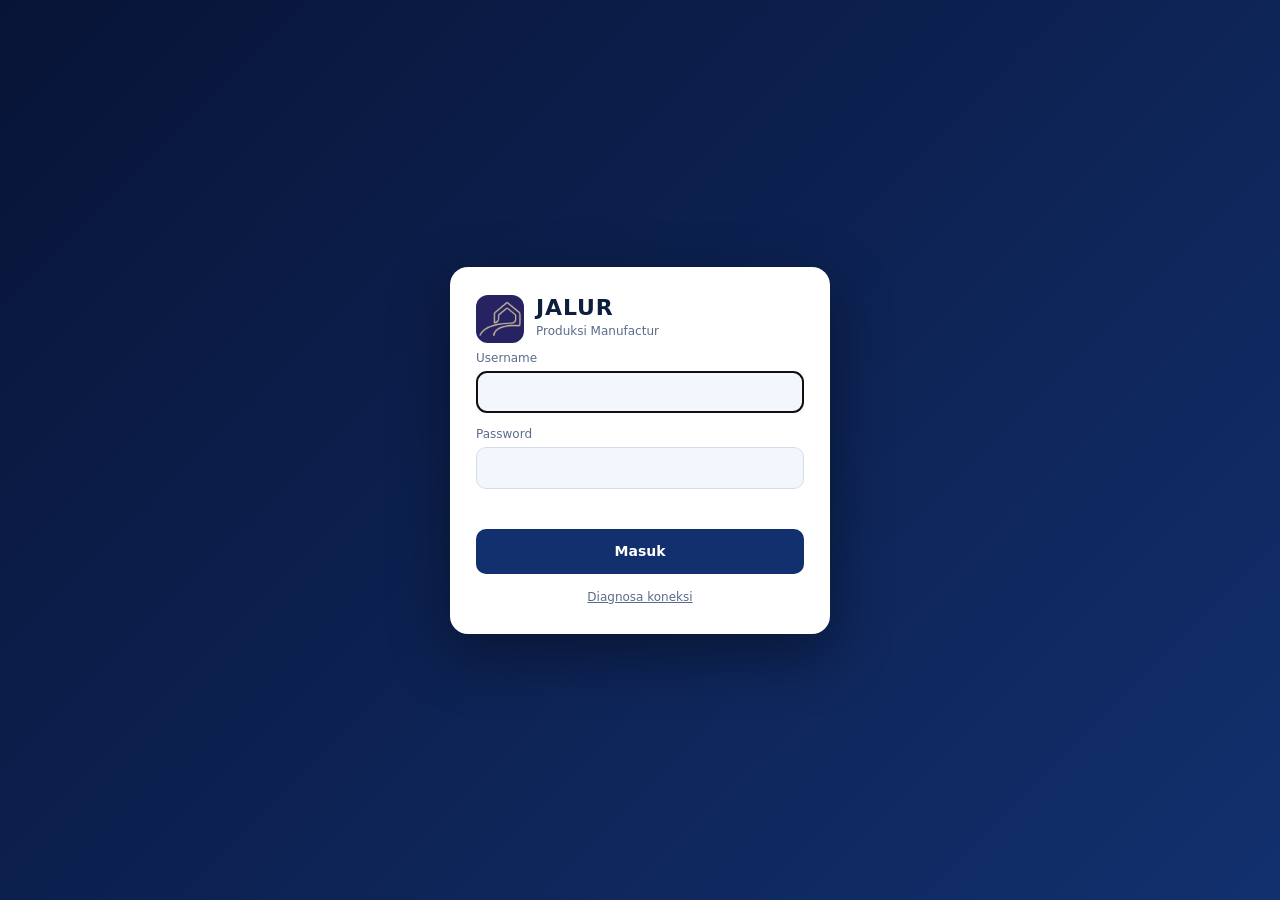
<file: index.html>
<!DOCTYPE html>
<html lang="id">
<head>
<meta charset="utf-8">
<meta name="viewport" content="width=device-width, initial-scale=1, viewport-fit=cover">
<meta name="robots" content="noindex,nofollow">
<title>JALUR</title>
<link rel="icon" type="image/png" sizes="32x32" href="img/favicon-32.png">
<link rel="icon" type="image/png" sizes="192x192" href="img/favicon-192.png">
<link rel="shortcut icon" href="favicon.ico">
<link rel="apple-touch-icon" href="img/apple-touch-icon.png">
<link rel="stylesheet" href="css/style.css">
</head>
<body>
<button id="mb">☰</button><aside id="sd"></aside><main id="mn"></main><div id="pr"></div>

<div id="login">
  <form class="lc" id="lf" autocomplete="on">
    <div class="lh"><img src="img/logo.jpg" alt="Logo"><div><b>JALUR</b><span>Produksi Manufactur</span></div></div>
    <label>Username<input id="lu" name="username" autocomplete="username" autocapitalize="none" required></label>
    <label>Password<input id="lp" name="password" type="password" autocomplete="current-password" required></label>
    <div class="er" id="lerr"></div>
    <button id="lb" type="submit">Masuk</button>
    <p class="ft"><a href="diagnosa.html">Diagnosa koneksi</a></p>
  </form>
</div>
<div id="who" hidden><span><b id="wtxt"></b><br><small id="wstat"></small></span><button id="wout" type="button">Keluar</button></div>

<script src="js/config.js"></script>
<script src="js/app.js"></script>
<script src="js/auth.js"></script>
<script src="js/penawaran.js"></script>
</body>
</html>
</file>
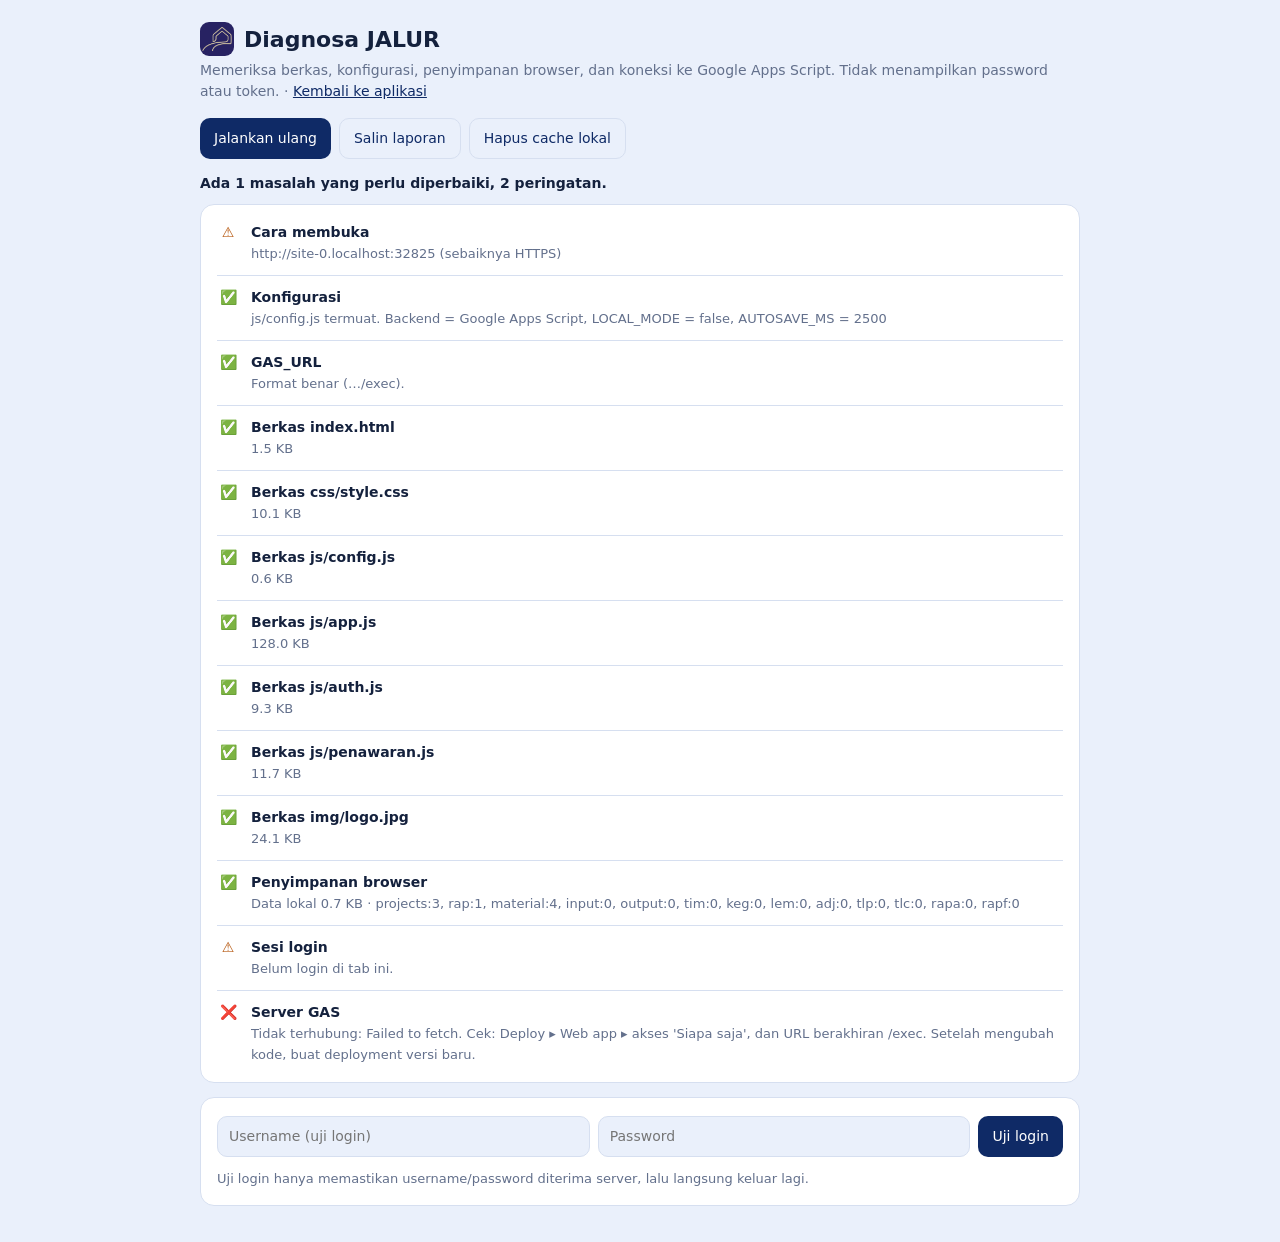
<file: diagnosa.html>
<!DOCTYPE html>
<html lang="id">
<head>
<meta charset="utf-8">
<meta name="viewport" content="width=device-width, initial-scale=1">
<meta name="robots" content="noindex,nofollow">
<title>Diagnosa · JALUR</title>
<link rel="icon" type="image/png" sizes="32x32" href="img/favicon-32.png">
<link rel="icon" type="image/png" sizes="192x192" href="img/favicon-192.png">
<link rel="shortcut icon" href="favicon.ico">
<link rel="apple-touch-icon" href="img/apple-touch-icon.png">
<style>
:root{--bg:#eaf0fb;--cd:#fff;--tx:#14213d;--mu:#63708c;--bd:#d6dff0;--ac:#0f2a66;--ok:#17803d;--wr:#b45309;--er:#d93a3a}
@media(prefers-color-scheme:dark){:root{--bg:#0b1226;--cd:#121c38;--tx:#e8eefc;--mu:#9fb0d3;--bd:#24325a;--ac:#8fb0ff;--ok:#4ade80;--wr:#fbbf24;--er:#f87171}}
*{box-sizing:border-box}body{margin:0;background:var(--bg);color:var(--tx);font:14px/1.5 system-ui,-apple-system,"Segoe UI",sans-serif;padding:22px}
.w{max-width:880px;margin:auto}h1{font-size:22px;margin:0 0 4px;display:flex;gap:10px;align-items:center}h1 img{width:34px;height:34px;border-radius:9px}
.sub{color:var(--mu);margin:0 0 16px}.card{background:var(--cd);border:1px solid var(--bd);border-radius:14px;padding:6px 16px;margin-bottom:14px}
.r{display:flex;gap:12px;padding:11px 0;border-bottom:1px solid var(--bd)}.r:last-child{border:0}.ic{width:22px;flex:none;text-align:center}
.r b{display:block}.r span{color:var(--mu);font-size:13px;word-break:break-word}.ok .ic{color:var(--ok)}.wr .ic{color:var(--wr)}.er .ic{color:var(--er)}
.bar{display:flex;gap:8px;flex-wrap:wrap;margin-bottom:14px}button{font:inherit;border:0;border-radius:10px;padding:9px 14px;background:var(--ac);color:#fff;cursor:pointer}
@media(prefers-color-scheme:dark){button{color:#0b1226}}button.g{background:transparent;color:var(--ac);border:1px solid var(--bd)}
.lt{display:flex;gap:8px;flex-wrap:wrap;padding:12px 0}.lt input{flex:1;min-width:140px;padding:9px 11px;border:1px solid var(--bd);border-radius:10px;background:var(--bg);color:var(--tx);font:inherit}
#sum{font-weight:700;margin:0 0 10px}a{color:var(--ac)}
</style>
</head>
<body>
<div class="w">
  <h1><img src="img/logo.jpg" alt="">Diagnosa JALUR</h1>
  <p class="sub">Memeriksa berkas, konfigurasi, penyimpanan browser, dan koneksi ke Google Apps Script. Tidak menampilkan password atau token. · <a href="index.html">Kembali ke aplikasi</a></p>
  <div class="bar"><button id="run">Jalankan ulang</button><button class="g" id="copy">Salin laporan</button><button class="g" id="clr">Hapus cache lokal</button></div>
  <p id="sum"></p>
  <div class="card" id="res"></div>
  <div class="card"><div class="lt"><input id="tu" placeholder="Username (uji login)" autocomplete="off"><input id="tp" type="password" placeholder="Password" autocomplete="off"><button id="tl">Uji login</button></div><div id="tr" style="padding-bottom:10px;color:var(--mu);font-size:13px">Uji login hanya memastikan username/password diterima server, lalu langsung keluar lagi.</div></div>
</div>
<script src="js/config.js"></script>
<script>
(function(){
  var C=window.JALUR_CONFIG||{},$=function(i){return document.getElementById(i)},rows=[];
  var FILES=["index.html","css/style.css","js/config.js","js/app.js","js/auth.js","js/penawaran.js","img/logo.jpg"];
  var ICON={ok:"✅",wr:"⚠️",er:"❌"};
  function add(st,t,d){rows.push({st:st,t:t,d:d})}
  function show(){
    var c={ok:0,wr:0,er:0};rows.forEach(function(r){c[r.st]++});
    $("sum").textContent=c.er?("Ada "+c.er+" masalah yang perlu diperbaiki"+(c.wr?", "+c.wr+" peringatan":"")+"."):c.wr?("Tidak ada error, "+c.wr+" peringatan."):"Semua pemeriksaan lulus.";
    $("res").innerHTML=rows.map(function(r){return '<div class="r '+r.st+'"><div class="ic">'+ICON[r.st]+'</div><div><b></b><span></span></div></div>'}).join("");
    var b=$("res").querySelectorAll("b"),s=$("res").querySelectorAll("span");rows.forEach(function(r,i){b[i].textContent=r.t;s[i].textContent=r.d});
  }
  function kb(n){return (n/1024).toFixed(1)+" KB"}
  var SBU=(C.SUPABASE_URL||"").replace(/\/+$/,""),SBK=C.SUPABASE_ANON_KEY||"",useSB=!!(SBU&&SBK);
  async function cekSB(){
    var fmt=/^https:\/\/[a-z0-9]+\.supabase\.co$/.test(SBU);
    add(fmt?"ok":"wr","SUPABASE_URL",fmt?SBU:"Format tidak biasa ("+SBU+"). Biasanya https://xxxx.supabase.co (tanpa garis miring di akhir).");
    // kunci: tolak service_role / secret
    var role="";try{role=JSON.parse(atob(SBK.split(".")[1].replace(/-/g,"+").replace(/_/g,"/"))).role||""}catch(e){}
    if(role==="service_role"||/^sb_secret_/.test(SBK))add("er","SUPABASE_ANON_KEY","Ini kunci RAHASIA (service_role/secret). SEGERA ganti dengan kunci anon/publishable — kunci rahasia tidak boleh ada di situs publik.");
    else add("ok","SUPABASE_ANON_KEY",role==="anon"?"Kunci anon (aman untuk publik).":(/^sb_publishable_/.test(SBK)?"Kunci publishable (aman untuk publik).":"Terisi ("+SBK.length+" karakter)."));
    var H={apikey:SBK},t0=performance.now();
    try{
      var r=await fetch(SBU+"/auth/v1/health",{headers:H}),ms=Math.round(performance.now()-t0);
      add(r.ok?"ok":"er","Server Supabase (Auth)",r.ok?"Terhubung ("+ms+" ms).":"HTTP "+r.status+" — URL atau kunci salah, atau project sedang dijeda (paused).");
      if(!r.ok)return;
    }catch(e){add("er","Server Supabase (Auth)","Tidak terhubung: "+e.message);return}
    try{
      var d=await fetch(SBU+"/rest/v1/app_data?select=id&limit=1",{headers:H}),j=null;try{j=await d.json()}catch(e){}
      if(d.status===404||(j&&j.code==="PGRST205"))add("er","Tabel app_data","Belum ada. Jalankan supabase/schema.sql di SQL Editor Supabase.");
      else if(d.ok&&Array.isArray(j)&&j.length)add("er","Keamanan data","DATA TERBUKA UNTUK PUBLIK tanpa login! Jalankan ulang supabase/schema.sql (bagian Row Level Security).");
      else add("ok","Keamanan data","Pengunjung tanpa login tidak bisa membaca data (RLS aktif).");
    }catch(e){add("wr","Keamanan data","Tidak bisa diperiksa: "+e.message)}
  }
  async function run(){
    rows=[];$("sum").textContent="Memeriksa…";
    // 1 lingkungan
    var p=location.protocol;
    if(p==="file:")add("wr","Cara membuka","Dibuka lewat file:// — pemeriksaan berkas & koneksi server bisa gagal. Buka lewat Vercel atau server lokal.");
    else add(p==="https:"||location.hostname==="localhost"?"ok":"wr","Cara membuka",location.origin+(p==="http:"&&location.hostname!=="localhost"?" (sebaiknya HTTPS)":""));
    // 2 config
    if(!window.JALUR_CONFIG)add("er","Konfigurasi","js/config.js tidak termuat / tidak ada window.JALUR_CONFIG.");
    else add("ok","Konfigurasi","js/config.js termuat. Backend = "+(useSB?"Supabase":(C.GAS_URL?"Google Apps Script":"-"))+", LOCAL_MODE = "+!!C.LOCAL_MODE+", AUTOSAVE_MS = "+(C.AUTOSAVE_MS||"-"));
    // 3 GAS_URL
    var url=C.GAS_URL||"",fmtOk=/^https:\/\/script\.google\.com\/macros\/s\/[\w-]+\/exec$/.test(url);
    if(C.LOCAL_MODE)add("wr","Mode lokal","LOCAL_MODE aktif: TANPA login dan TANPA sinkron server. Matikan sebelum dipakai tim.");
    if(useSB)await cekSB();
    else if(!url)add(C.LOCAL_MODE?"wr":"er","Backend data","Belum ada backend: isi SUPABASE_URL + SUPABASE_ANON_KEY (atau GAS_URL) di js/config.js.");
    else add(fmtOk?"ok":"wr","GAS_URL",fmtOk?"Format benar (…/exec).":"Format tidak biasa. Pastikan memakai URL Web App yang berakhiran /exec, bukan /dev.");
    // 4 berkas
    for(var i=0;i<FILES.length;i++){
      try{var r=await fetch(FILES[i]+"?d="+Date.now(),{cache:"no-store"});
        if(!r.ok)add("er","Berkas "+FILES[i],"HTTP "+r.status+" — berkas tidak ditemukan / belum ter-upload.");
        else{var b=await r.blob();add(b.size?"ok":"er","Berkas "+FILES[i],kb(b.size))}
      }catch(e){add("er","Berkas "+FILES[i],"Gagal dibaca ("+(p==="file:"?"karena file://":e.message)+")")}
    }
    // 5 storage
    try{localStorage.setItem("__dx","1");localStorage.removeItem("__dx");
      var raw=localStorage.getItem("crm1");
      if(!raw)add("wr","Penyimpanan browser","Bisa dipakai. Belum ada data (crm1) — normal sebelum login pertama.");
      else{var d=JSON.parse(raw),ks=Object.keys(d).filter(function(k){return Array.isArray(d[k])}).map(function(k){return k+":"+d[k].length}).join(", ");add("ok","Penyimpanan browser","Data lokal "+kb(raw.length)+" · "+ks)}
    }catch(e){add("er","Penyimpanan browser","Tidak bisa dipakai ("+e.message+"). Matikan mode privat / izinkan penyimpanan situs.")}
    // 6 sesi
    try{var s=JSON.parse(sessionStorage.getItem("jalur_session"));add(s?"ok":"wr","Sesi login",s?("Masuk sebagai "+s.nama+" ("+s.role+")"):"Belum login di tab ini.")}catch(e){add("wr","Sesi login","Belum login di tab ini.")}
    // 7 ping server
    if(!useSB&&(fmtOk||url)){
      var t0=performance.now();
      try{var j=await (await fetch(url+"?action=ping&d="+Date.now(),{redirect:"follow"})).json(),ms=Math.round(performance.now()-t0);
        if(!j.ok)add("er","Server GAS","Menjawab tetapi ok=false: "+(j.error||"-"));
        else{add("ok","Server GAS","Terhubung ("+ms+" ms) · "+j.app+" v"+j.version);
          add(j.users>0?"ok":"er","Pengguna di sheet Users",j.users>0?(j.users+" pengguna terdaftar"):(j.users===-1?"Sheet Users tidak bisa dibaca — script harus dibuat dari Extensions ▸ Apps Script pada Google Sheet.":"Belum ada pengguna. Jalankan setupUsers() di editor Apps Script."));
          add(j.dataFile?"ok":"wr","File data di Drive",j.dataFile?"jalur-crm-data.json ada.":"Belum ada — akan dibuat saat admin pertama kali menyimpan.")}
      }catch(e){add("er","Server GAS","Tidak terhubung: "+e.message+". Cek: Deploy ▸ Web app ▸ akses 'Siapa saja', dan URL berakhiran /exec. Setelah mengubah kode, buat deployment versi baru.")}
    }
    show();
  }
  $("run").onclick=run;
  $("copy").onclick=function(){var t="Diagnosa JALUR · "+new Date().toLocaleString("id-ID")+"\n"+rows.map(function(r){return "["+r.st.toUpperCase()+"] "+r.t+": "+r.d}).join("\n");navigator.clipboard.writeText(t).then(function(){$("copy").textContent="Tersalin ✓";setTimeout(function(){$("copy").textContent="Salin laporan"},1500)})};
  $("clr").onclick=function(){if(confirm("Hapus data cache lokal (crm1) dan sesi di browser ini?\nData yang sudah tersinkron ke server tidak terhapus.")){localStorage.removeItem("crm1");sessionStorage.removeItem("jalur_session");run()}};
  $("tl").onclick=async function(){
    var o=$("tr");o.textContent="Menguji…";
    try{
      if(useSB){
        var u=$("tu").value.trim().toLowerCase(),em=u.indexOf("@")>=0?u:u+"@"+(C.USER_DOMAIN||"jalurmanufactur.vercel.app");
        var r=await fetch(SBU+"/auth/v1/token?grant_type=password",{method:"POST",headers:{apikey:SBK,"Content-Type":"application/json"},body:JSON.stringify({email:em,password:$("tp").value})});
        var j=await r.json();
        if(!r.ok||!j.access_token)o.textContent="❌ "+(r.status===400?"Username atau password salah (email yang dicoba: "+em+")":"Gagal, HTTP "+r.status);
        else{
          var HA={apikey:SBK,Authorization:"Bearer "+j.access_token};
          var p=await (await fetch(SBU+"/rest/v1/profiles?id=eq."+j.user.id+"&select=nama,role,aktif",{headers:HA})).json();
          await fetch(SBU+"/auth/v1/logout?scope=local",{method:"POST",headers:HA});
          var row=Array.isArray(p)&&p[0];
          o.textContent=!row?"⚠️ Password benar, tetapi akun belum terdaftar di tabel profiles (jalankan supabase/setup-users.sql).":row.aktif===false?"⚠️ Password benar, tetapi akun dinonaktifkan.":"✅ Login berhasil sebagai "+row.nama+" ("+row.role+"). Sesi uji sudah ditutup.";
        }
      }else{
        var post=function(b){return fetch(url,{method:"POST",redirect:"follow",headers:{"Content-Type":"text/plain;charset=utf-8"},body:JSON.stringify(b)}).then(function(r){return r.json()})};
        var g=await post({action:"login",username:$("tu").value.trim(),password:$("tp").value});
        if(g.ok){await post({action:"logout",token:g.token});o.textContent="✅ Login berhasil sebagai "+g.nama+" ("+g.role+"). Sesi uji sudah ditutup."}
        else o.textContent="❌ "+g.error;
      }
    }catch(e){o.textContent="❌ Tidak terhubung: "+e.message}
    $("tp").value="";
  };
  run();
})();
</script>
</body>
</html>
</file>
<file: css/style.css>
:root{--bg:#eaf0fb;--sf:#fff;--tx:#14213d;--mu:#63708c;--bd:#d6dff0;--ac:#0f2a66;--acs:#dbe5fa;--rd:#d93a3a;--gn:#17803d;box-sizing:border-box;padding-top:env(safe-area-inset-top,0px);padding-bottom:env(safe-area-inset-bottom,0px)}
@media(prefers-color-scheme:dark){:root:not([data-theme="light"]){--bg:#12151c;--sf:#1b202b;--tx:#e8ebf2;--mu:#8e97ab;--bd:#2c3342;--ac:#6ea0ff;--acs:#202c47;--rd:#ff7a7a;--gn:#4fd18b;color-scheme:dark}}
:root[data-theme="dark"]{--bg:#12151c;--sf:#1b202b;--tx:#e8ebf2;--mu:#8e97ab;--bd:#2c3342;--ac:#6ea0ff;--acs:#202c47;--rd:#ff7a7a;--gn:#4fd18b;color-scheme:dark}
*{box-sizing:border-box}html{scroll-padding-top:env(safe-area-inset-top,0px)}
body{margin:0;background:var(--bg);color:var(--tx);font:14px/1.5 system-ui,-apple-system,"Segoe UI",sans-serif;display:flex;min-height:100vh}
aside{width:256px;background:linear-gradient(180deg,#081a40,#0f2a66);color:#fff;padding:14px 10px;overflow-y:auto;position:sticky;top:0;height:100vh;flex:none}
.logo{font-weight:800;font-size:18px;padding:4px 10px 14px;display:flex;gap:10px;align-items:center;color:#fff;letter-spacing:.04em}.t{width:30px;height:30px;border-radius:9px;display:grid;place-items:center;flex:none;color:#fff;box-shadow:0 2px 6px rgba(0,0,0,.25)}.t svg.i{width:17px;height:17px}h1 .t{width:40px;height:40px;border-radius:12px}h1 .t svg.i{width:22px;height:22px}
.grp{font-size:11px;letter-spacing:.08em;color:#8fa9e6;padding:16px 10px 6px;font-weight:700}
.nav{display:flex;gap:10px;align-items:center;padding:6px 8px;border-radius:10px;cursor:pointer;color:#dbe5fb;margin-bottom:2px}
.nav:hover{background:rgba(255,255,255,.1)}.nav.on{background:#fff;color:#0f2a66;font-weight:700;box-shadow:0 2px 10px rgba(0,0,0,.25)}
svg.i{width:18px;height:18px;fill:none;stroke:currentColor;stroke-width:1.8;stroke-linecap:round;stroke-linejoin:round;flex:none}
main{flex:1;padding:22px;min-width:0}
h1{font-size:22px;margin:0 0 18px;display:flex;gap:12px;align-items:center;color:var(--ac)}
.cards{display:grid;grid-template-columns:repeat(auto-fit,minmax(170px,1fr));gap:12px}
.card,.box{background:var(--sf);border:1px solid var(--bd);border-radius:12px;padding:14px}
.card{border-top:4px solid var(--cc,#2563eb);box-shadow:0 4px 14px rgba(15,42,102,.08)}.card .l{color:var(--mu);font-size:12px;font-weight:600;display:flex;gap:10px;align-items:center}.card .v{font-size:25px;font-weight:800;margin-top:10px;color:var(--ac)}
.box{margin-bottom:16px}.form{display:grid;grid-template-columns:repeat(auto-fit,minmax(170px,1fr));gap:10px;align-items:end}
label{display:flex;flex-direction:column;gap:4px;font-size:12px;color:var(--mu)}
input,select{background:var(--bg);color:var(--tx);border:1px solid var(--bd);border-radius:8px;padding:8px;font:inherit;width:100%}
button{background:var(--ac);color:#fff;border:0;border-radius:8px;padding:9px 14px;font:inherit;cursor:pointer}
button.g{background:transparent;color:var(--tx);border:1px solid var(--bd)}
.ic{background:transparent;border:0;color:var(--mu);padding:4px}.ic:hover{color:var(--ac)}.ic.d:hover{color:var(--rd)}
.tw{overflow-x:auto}table{border-collapse:collapse;width:100%;min-width:560px}
th,td{text-align:left;padding:9px 8px;border-bottom:1px solid var(--bd);white-space:nowrap}th{color:var(--ac);background:var(--acs);font-size:12px;font-weight:700}
.pos{color:var(--gn)}.neg{color:var(--rd)}.dc{width:28px;min-width:28px;text-align:center;cursor:pointer;color:#fff;font-weight:700;padding:8px 0;border:1px solid var(--bg)}.dh{text-align:center;min-width:28px;padding:9px 0}.s0{background:var(--sf)}.s1{background:#1fa86a}.s2{background:#e5484d}.s3{background:#e0a400}.pill{border-radius:99px;padding:5px 14px;font-size:12px;font-weight:600;color:#fff;cursor:pointer;border:2px solid transparent;display:inline-block;margin:0 8px 6px 0}.pill.on{border-color:var(--ac);box-shadow:0 0 0 3px var(--acs)}h2.sh{font-size:14px;color:var(--ac);margin:18px 0 8px}.gt{border-collapse:separate;border-spacing:0;width:auto;min-width:0}.gt th,.gt td{height:46px;padding:0 8px;box-sizing:border-box;white-space:nowrap}.gt tr.hr>*{height:58px;background:var(--acs);color:var(--ac);font-size:12px}.lt{border-right:2px solid var(--bd)}.c{text-align:center!important}.rt{table-layout:fixed}.rt th,.rt td{padding:0;width:34px;min-width:34px;max-width:34px;text-align:center}.rt .dc{border:1px solid var(--bg);border-bottom:1px solid var(--bd);padding:0}.sat{}.gt tr.gh>*{height:44px;background:var(--acs)}.mi{width:128px;padding:5px 6px;font-size:13px}.mi.sl{width:100px}.pn{width:150px;font-weight:700;padding:5px 8px}.lk{background:transparent;color:var(--ac);padding:2px 8px;font-weight:600}.bd{border-radius:99px;padding:2px 10px;font-size:11px;font-weight:600;display:inline-block}.tgl{cursor:pointer;color:var(--ac);font-weight:600;user-select:none}.dk{display:flex;gap:14px;align-items:center;background:var(--sf);border:1px solid var(--bd);border-radius:16px;padding:16px;box-shadow:0 2px 8px rgba(15,42,102,.06)}.di{width:48px;height:48px;border-radius:12px;display:grid;place-items:center;flex:none}.di svg.i{width:24px;height:24px}.dl{font-size:11px;color:var(--mu);font-weight:600;letter-spacing:.04em}.dv{font-size:22px;font-weight:800;color:var(--ac);line-height:1.25}.ds{font-size:12px;color:var(--mu)}.dg{display:grid;grid-template-columns:repeat(auto-fit,minmax(230px,1fr));gap:14px;margin-bottom:14px}.dg2{display:grid;grid-template-columns:repeat(auto-fit,minmax(300px,1fr));gap:14px;margin-bottom:14px}.dh2{border-radius:16px;padding:18px 22px;border:1px solid}.dc2{display:grid;grid-template-columns:minmax(0,2fr) minmax(0,1fr);gap:14px;margin-bottom:14px}@media(max-width:900px){.dc2{grid-template-columns:1fr}}.qg{display:grid;grid-template-columns:1fr 1fr;gap:0 24px;padding:6px 12px}@media(max-width:1100px){.qg{grid-template-columns:1fr}}.qf{grid-column:1/-1}.qh{font-weight:700;color:var(--ac);background:var(--acs)}.qg>.qh{border-radius:6px;padding:3px 10px;margin:4px 0}.qi{display:flex;align-items:center;gap:10px;padding:3px 4px;border-bottom:1px solid var(--bd);font-size:12.5px;min-width:0}.qi.qh{border-bottom:0;padding:3px 10px;border-radius:6px;margin:4px 0}.qx{flex:1;min-width:0}.qos{display:flex;gap:12px;flex:none}.qo{display:inline-flex;flex-direction:row;gap:5px;align-items:center;font-size:12px;color:inherit;white-space:nowrap;cursor:pointer}.qo input{width:15px;height:15px;padding:0;margin:0;accent-color:var(--ac)}.qi>input{width:96px;flex:none;padding:2px 6px;font-size:12px}
.qg{grid-template-columns:1fr;gap:0;padding:8px 14px}.qi{display:grid;grid-template-columns:minmax(220px,1fr) 170px 215px minmax(150px,280px);gap:14px;align-items:center;padding:8px 10px;font-size:13px}.qos{display:contents}.qi>input{width:100%;padding:5px 8px;font-size:12.5px}.qg>.qh{margin:8px 0 2px;padding:6px 10px}.qi.qh{margin:8px 0 2px;padding:7px 10px}.qh .qo{font-weight:400;color:var(--tx)}.qo{font-size:13px;gap:8px}.qo input{width:17px;height:17px}.qi.qhd{background:var(--acs);color:var(--ac);font-size:11px;font-weight:700;letter-spacing:.04em;border-radius:6px;padding:7px 10px;border-bottom:0;margin:0 0 2px}@media(max-width:900px){.qi{grid-template-columns:1fr 1fr}.qx{grid-column:1/-1}.qi>input{grid-column:1/-1}}
.qt th,.qt td{padding:4px 8px}.qt td input:not([type=radio]){padding:3px 6px;font-size:12px}.qt td.qh,.qt tr.qh td{font-weight:700;color:var(--ac);background:var(--acs)}.fg{display:grid;grid-template-columns:repeat(auto-fill,minmax(280px,1fr));gap:14px}.fc{position:relative;background:var(--sf);border:1px solid var(--bd);border-radius:14px;padding:16px;cursor:pointer;box-shadow:0 2px 8px rgba(15,42,102,.06)}.fc:hover{border-color:var(--ac)}.fc .ic{position:absolute;top:8px;right:8px}.fn{font-weight:700;display:flex;gap:8px;align-items:center}.fs{color:var(--mu);font-size:12px;margin-top:6px}.tdy{background:#f97316;color:#fff;border-radius:6px;padding:1px 6px;font-weight:700}.mh{position:relative;z-index:1;text-align:left;padding-left:3px;font-size:10px;font-weight:700;height:14px;line-height:14px;white-space:nowrap}.dn{font-size:13px;font-weight:700;line-height:18px}.wd{font-size:10px;font-weight:500;color:var(--mu);line-height:14px}#pr{display:none}@page{size:A4;margin:0}@media print{body>*:not(#pr){display:none!important}#pr{display:block;width:100%;box-sizing:border-box;color:#000;background:#fff;padding:18mm;font-size:13px;line-height:1.7}}.em{color:var(--mu);padding:20px 0;text-align:center}
#mb{display:none;position:fixed;right:12px;top:calc(12px + env(safe-area-inset-top,0px));z-index:20}
@media(max-width:800px){aside{position:fixed;left:-260px;z-index:15;transition:left .2s}aside.o{left:0}#mb{display:block}main{padding:60px 14px 14px}}

/* ===== Login & status pengguna ===== */
#login{position:fixed;inset:0;z-index:9999;display:flex;align-items:center;justify-content:center;padding:20px;background:linear-gradient(135deg,#081437,#12306e)}
#login .lc{width:100%;max-width:380px;background:#fff;color:#0f1e3d;border-radius:18px;padding:28px 26px;box-shadow:0 20px 60px #0006}
#login .lh{display:flex;gap:12px;align-items:center;margin-bottom:6px}
#login .lh img{width:48px;height:48px;border-radius:12px}
#login .lh b{font-size:22px;letter-spacing:.04em;display:block;line-height:1.1}
#login .lh span{font-size:12px;color:#5b6b8c}
#login p{font-size:13px;color:#5b6b8c;margin:10px 0 16px}
#login label{display:block;font-size:12px;color:#5b6b8c;margin-bottom:12px}
#login input{display:block;width:100%;box-sizing:border-box;margin-top:4px;padding:11px 12px;border:1px solid #d5dcea;border-radius:10px;font:inherit;background:#f3f6fd;color:#0f1e3d}
#login button{width:100%;padding:12px;border:0;border-radius:10px;background:#12306e;color:#fff;font:inherit;font-weight:700;cursor:pointer}
#login button:disabled{opacity:.6;cursor:wait}
#login .er{min-height:18px;color:#dc2626;font-size:13px;margin:0 0 10px}
#login .ft{text-align:center;font-size:12px;margin:14px 0 0}
#login .ft a{color:#5b6b8c}
#who{position:fixed;right:14px;bottom:14px;z-index:50;display:flex;gap:10px;align-items:center;background:#12306e;color:#fff;border-radius:999px;padding:7px 8px 7px 14px;font-size:12px;box-shadow:0 6px 20px #0004}
#who[hidden]{display:none}
#who small{opacity:.75}
#who button{border:0;border-radius:999px;padding:6px 12px;background:#fff2;color:#fff;font:inherit;cursor:pointer;width:auto}
@media print{#login,#who{display:none!important}}
</file>
